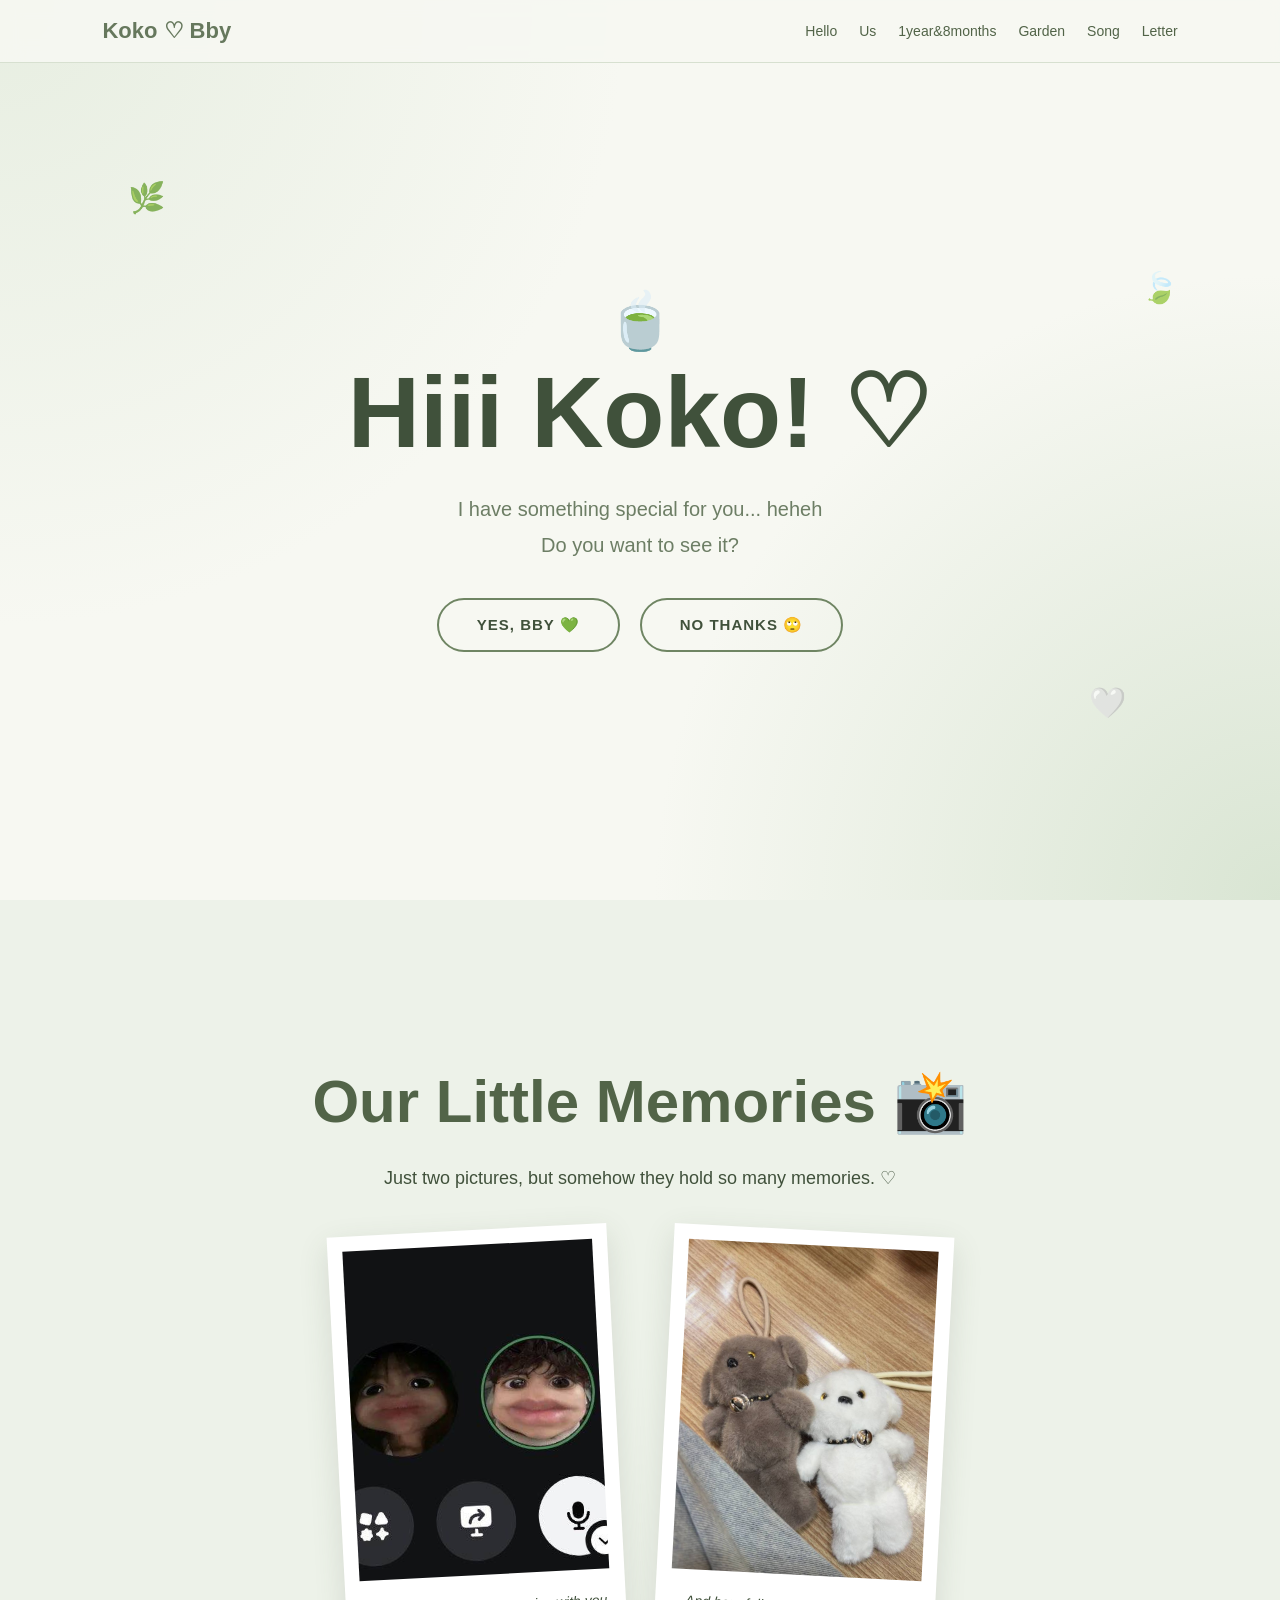
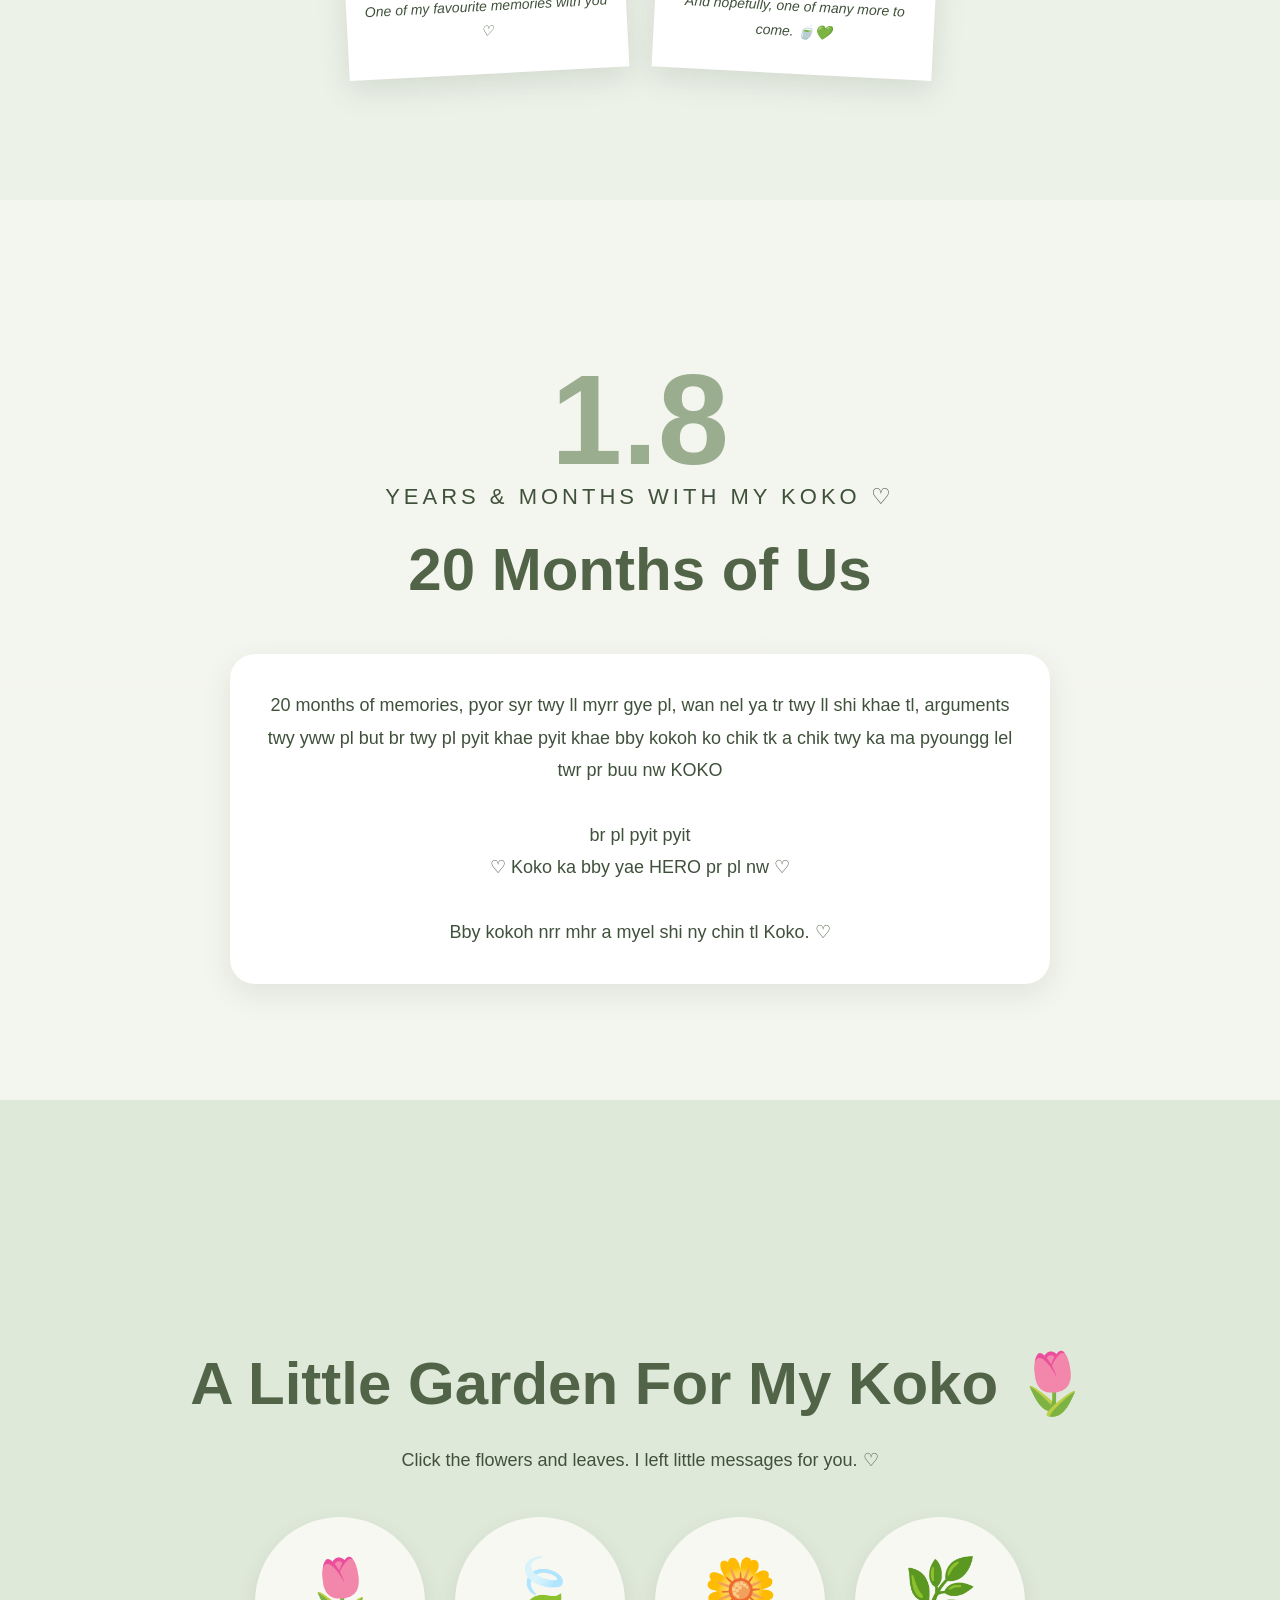
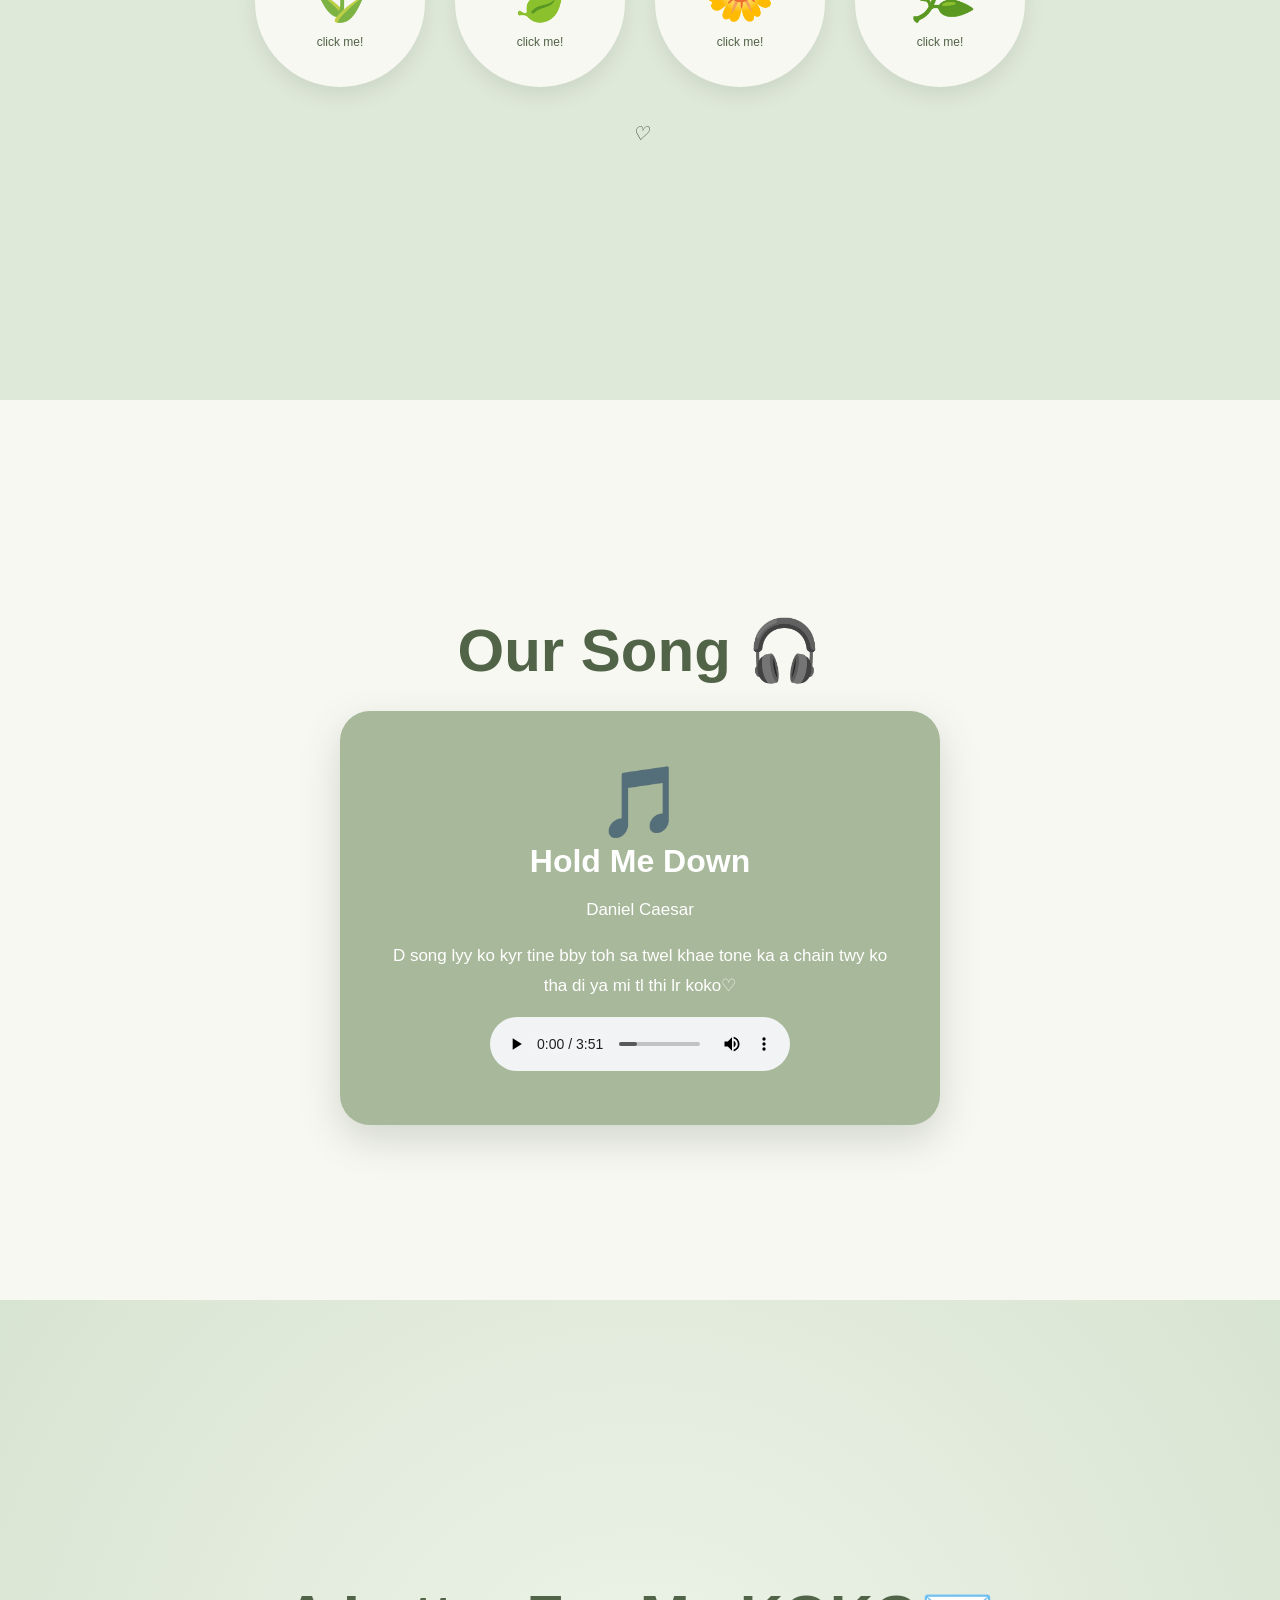
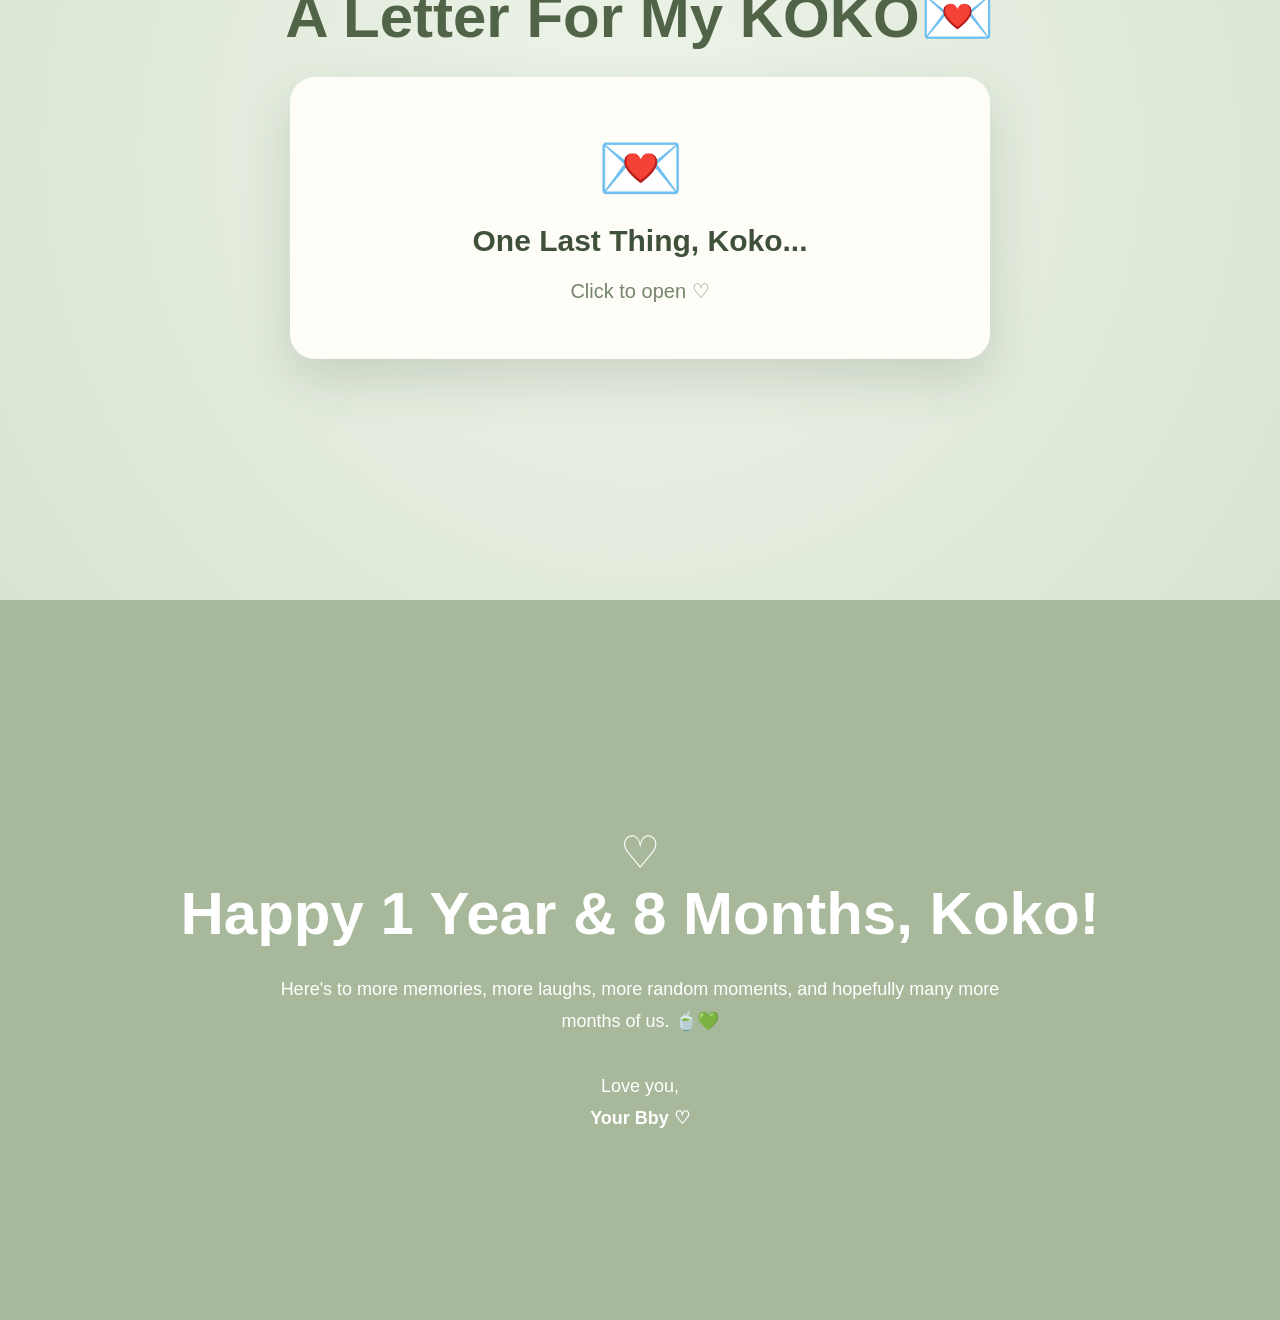
<file: index.html>
<!DOCTYPE html>
<html lang="en">
<head>
<meta charset="UTF-8">
<meta name="viewport" content="width=device-width, initial-scale=1.0">

<title>For My Koko ♡</title>

<style>
    * {
        margin: 0;
        padding: 0;
        box-sizing: border-box;
        scroll-behavior: smooth;
    }

    body {
        font-family: "Trebuchet MS", Arial, sans-serif;
        background: #f7f8f2;
        color: #40513b;
        overflow-x: hidden;
    }

    /* NAVIGATION */

    nav {
        position: fixed;
        top: 0;
        width: 100%;
        background: rgba(247, 248, 242, 0.9);
        backdrop-filter: blur(10px);
        padding: 18px 8%;
        display: flex;
        justify-content: space-between;
        align-items: center;
        z-index: 1000;
        border-bottom: 1px solid #d7e0d0;
    }

    .logo {
        font-size: 22px;
        font-weight: bold;
        color: #66785d;
    }

    nav ul {
        display: flex;
        list-style: none;
        gap: 22px;
    }

    nav a {
        text-decoration: none;
        color: #526448;
        font-size: 14px;
        transition: 0.3s;
    }

    nav a:hover {
        color: #a8b89a;
    }

    /* GENERAL SECTION */

    section {
        min-height: 100vh;
        padding: 120px 10% 80px;
        display: flex;
        flex-direction: column;
        justify-content: center;
        align-items: center;
        text-align: center;
        position: relative;
    }

    h1 {
        font-size: clamp(50px, 8vw, 100px);
        margin-bottom: 20px;
        color: #40513b;
    }

    h2 {
        font-size: clamp(35px, 5vw, 60px);
        margin-bottom: 25px;
        color: #526448;
    }

    p {
        font-size: 18px;
        line-height: 1.8;
        max-width: 750px;
    }

    /* WELCOME */

    #home {
        background:
        radial-gradient(circle at top left, #e7eee1, transparent 40%),
        radial-gradient(circle at bottom right, #d9e5d3, transparent 40%),
        #f7f8f2;
    }

    .matcha {
        font-size: 55px;
        animation: float 3s ease-in-out infinite;
    }

    .subtitle {
        font-size: 20px;
        margin-bottom: 35px;
        color: #6d7e65;
    }

    .buttons {
        display: flex;
        gap: 20px;
        flex-wrap: wrap;
        justify-content: center;
    }

    button {
        padding: 16px 38px;
        border-radius: 50px;
        border: 2px solid #6f8563;
        background: transparent;
        color: #40513b;
        font-weight: bold;
        letter-spacing: 1px;
        cursor: pointer;
        font-size: 15px;
        transition: 0.3s;
    }

    #yesBtn:hover {
        background: #a8b89a;
        color: white;
        transform: scale(1.05);
    }

    #noBtn {
        position: relative;
    }

    /* FLOATING DECORATIONS */

    .floating {
        position: absolute;
        font-size: 30px;
        animation: float 4s ease-in-out infinite;
        opacity: 0.7;
    }

    .f1 { top: 20%; left: 10%; }
    .f2 { bottom: 20%; right: 12%; animation-delay: 1s; }
    .f3 { top: 30%; right: 8%; animation-delay: 2s; }

    @keyframes float {
        0%, 100% {
            transform: translateY(0px);
        }

        50% {
            transform: translateY(-15px);
        }
    }

    /* MEMORIES */

    #memories {
        background: #edf2e9;
    }

    .photo-container {
        display: flex;
        gap: 45px;
        flex-wrap: wrap;
        justify-content: center;
        margin-top: 35px;
    }

    .polaroid {
        background: white;
        padding: 15px 15px 30px;
        width: 280px;
        box-shadow: 0 10px 30px rgba(64, 81, 59, 0.15);
        transform: rotate(-3deg);
        transition: 0.4s;
    }

    .polaroid:nth-child(2) {
        transform: rotate(3deg);
    }

    .polaroid:hover {
        transform: rotate(0deg) scale(1.05);
    }

    .polaroid img {
        width: 100%;
        height: 330px;
        object-fit: cover;
    }

    .polaroid p {
        font-size: 14px;
        margin-top: 15px;
        font-style: italic;
    }

    /* ANNIVERSARY */

    #anniversary {
        background:
        linear-gradient(rgba(247,248,242,0.85),
        rgba(247,248,242,0.85)),
        #dce7d7;
    }

    .number {
        font-size: clamp(70px, 10vw, 150px);
        font-weight: bold;
        color: #9aad8f;
        line-height: 1;
    }

    .months {
        font-size: 22px;
        margin-bottom: 25px;
        letter-spacing: 4px;
    }

    .love-text {
        background: white;
        padding: 35px;
        border-radius: 25px;
        box-shadow: 0 10px 30px rgba(64, 81, 59, 0.1);
        margin-top: 25px;
    }

    /* GARDEN */

    #garden {
        background: #dfe9da;
    }

    .garden-items {
        display: flex;
        flex-wrap: wrap;
        justify-content: center;
        gap: 30px;
        margin-top: 40px;
    }

    .flower {
        width: 170px;
        height: 170px;
        border-radius: 50%;
        background: #f7f8f2;
        display: flex;
        justify-content: center;
        align-items: center;
        flex-direction: column;
        font-size: 60px;
        cursor: pointer;
        box-shadow: 0 8px 20px rgba(64, 81, 59, 0.12);
        transition: 0.4s;
    }

    .flower:hover {
        transform: translateY(-12px) rotate(5deg);
        background: #cad8c3;
    }

    .flower span {
        font-size: 12px;
        margin-top: 10px;
        color: #526448;
    }

    #messageBox {
        margin-top: 35px;
        min-height: 70px;
        font-size: 19px;
        color: #40513b;
        font-style: italic;
    }

    /* SONG */

    #song {
        background: #f7f8f2;
    }

    .song-card {
        background: #a8b89a;
        color: white;
        padding: 50px;
        border-radius: 30px;
        max-width: 600px;
        width: 100%;
        box-shadow: 0 15px 40px rgba(64, 81, 59, 0.2);
    }

    .song-card h3 {
        font-size: 32px;
        margin-bottom: 10px;
    }

    .song-card p {
        font-size: 17px;
        margin: 15px auto;
    }

    .music-note {
        font-size: 70px;
        animation: float 3s infinite;
    }

    /* LETTER */

    #letter {
        background:
        radial-gradient(circle at center, #eef4e9, #d8e4d2);
    }

    .envelope {
        width: min(700px, 90vw);
        background: #fffdf7;
        padding: 50px;
        border-radius: 25px;
        box-shadow: 0 20px 50px rgba(64, 81, 59, 0.18);
        cursor: pointer;
        transition: 0.5s;
    }

    .envelope:hover {
        transform: translateY(-8px);
    }

    .letter-content {
        display: none;
        margin-top: 25px;
        animation: fadeIn 1s;
    }

    @keyframes fadeIn {
        from {
            opacity: 0;
            transform: translateY(20px);
        }

        to {
            opacity: 1;
            transform: translateY(0);
        }
    }

    .open-text {
        font-size: 20px;
        margin-top: 15px;
        color: #74866b;
    }

    /* FINAL */

    #ending {
        min-height: 80vh;
        background: #a8b89a;
        color: white;
    }

    #ending h2,
    #ending p {
        color: white;
    }

    .heart {
        font-size: 45px;
        animation: float 2.5s infinite;
    }

    /* MOBILE */

    @media (max-width: 700px) {

        nav ul {
            display: none;
        }

        nav {
            justify-content: center;
        }

        section {
            padding: 100px 6% 60px;
        }

        .photo-container {
            gap: 30px;
        }

        .polaroid {
            width: 260px;
        }

        .song-card {
            padding: 35px 25px;
        }

        .envelope {
            padding: 35px 25px;
        }
    }

</style>
</head>

<body>

<!-- NAVIGATION -->

<nav>
    <div class="logo">Koko ♡ Bby</div>

    <ul>
        <li><a href="#home">Hello</a></li>
        <li><a href="#memories">Us</a></li>
        <li><a href="#anniversary">1year&8months</a></li>
        <li><a href="#garden">Garden</a></li>
        <li><a href="#song">Song</a></li>
        <li><a href="#letter">Letter</a></li>
    </ul>
</nav>


<!-- HOME -->

<section id="home">

    <div class="floating f1">🌿</div>
    <div class="floating f2">🤍</div>
    <div class="floating f3">🍃</div>

    <div class="matcha">🍵</div>

    <h1>Hiii Koko! ♡</h1>

    <p class="subtitle">
        I have something special for you... heheh
        <br>
        Do you want to see it?
    </p>

    <div class="buttons">

        <button id="yesBtn">
            YES, BBY 💚
        </button>

        <button id="noBtn">
            NO THANKS 🙄
        </button>

    </div>

</section>


<!-- MEMORIES -->

<section id="memories">

    <h2>Our Little Memories 📸</h2>

    <p>
        Just two pictures, but somehow they hold so many memories. ♡
    </p>

    <div class="photo-container">

        <div class="polaroid">

            <!-- CHANGE photo1.jpg TO YOUR FIRST PHOTO -->

            <img src="U.jpg" alt="Koko and Bby">

            <p>
                One of my favourite memories with you ♡
            </p>

        </div>


        <div class="polaroid">

            <!-- CHANGE photo2.jpg TO YOUR SECOND PHOTO -->

            <img src="s.jpg" alt="Koko and Bby">

            <p>
                And hopefully, one of many more to come. 🍵💚
            </p>

        </div>

    </div>

</section>


<!-- ANNIVERSARY -->

<section id="anniversary">

    <div class="number">1.8</div>

    <div class="months">
        YEARS & MONTHS WITH MY KOKO ♡
    </div>

    <h2>20 Months of Us</h2>

    <div class="love-text">

        <p>
            20 months of memories, pyor syr twy ll myrr gye pl, wan nel ya tr twy ll shi khae tl,
            arguments twy yww pl but br twy pl pyit khae pyit khae bby kokoh ko chik tk a chik twy ka 
            ma pyoungg lel twr pr buu nw KOKO
            <br><br>
            br pl pyit pyit 
            <br>
            ♡ Koko ka bby yae HERO pr pl nw ♡
            <br><br>
            Bby kokoh nrr mhr a myel shi ny chin tl Koko. ♡
        </p>

    </div>

</section>


<!-- GARDEN -->

<section id="garden">

    <h2>A Little Garden For My Koko 🌷</h2>

    <p>
        Click the flowers and leaves. I left little messages for you. ♡
    </p>

    <div class="garden-items">

        <div class="flower"
        onclick="showMessage('Thank you for always being you, Koko. ♡')">

            🌷

            <span>click me!</span>

        </div>


        <div class="flower"
        onclick="showMessage('My favourite place will always be wherever you are koko. 🍃')">

            🍃

            <span>click me!</span>

        </div>


        <div class="flower"
        onclick="showMessage('I hope we make many, many more memories together nw nw . 🌼')">

            🌼

            <span>click me!</span>

        </div>


        <div class="flower"
        onclick="showMessage('You will always have a special place in my heart papa. 🤍')">

            🌿

            <span>click me!</span>

        </div>

    </div>

    <div id="messageBox">
        ♡
    </div>

</section>


<!-- SONG -->

<section id="song">

    <h2>Our Song 🎧</h2>

    <div class="song-card">

        <div class="music-note">🎵</div>

        <h3>Hold Me Down</h3>

        <p>Daniel Caesar</p>

        <p>
            D song lyy ko kyr tine bby toh sa twel khae tone ka 
            a chain twy ko tha di ya mi tl thi lr koko♡
        </p>

        <audio controls>
    <source src="daniel.mp3" type="audio/mpeg">
</audio>

    </div>

</section>


<!-- LETTER -->

<section id="letter">

    <h2>A Letter For My KOKO💌</h2>

    <div class="envelope" onclick="openLetter()">

        <div id="closedLetter">

            <div style="font-size: 70px;">
                💌
            </div>

            <h3 style="font-size: 30px; margin-top: 15px;">
                One Last Thing, Koko...
            </h3>

            <p class="open-text">
                Click to open ♡
            </p>

        </div>


        <div class="letter-content" id="letterContent">

            <p>
                BBy yae Koko yy,
                <br><br>

                Happy 1 year and 8 months to us pr nw. ♡
                <br><br>

                bby d lo lyy twy loke pyy yin koko kyte ml htin loh 
                heheh bby exam nee tr tg kokoh twt a chain pyy htr tr.
                20 months so tr ma nel buu nw koko bby toh a tutu shi lr tr kyi pr oon
                d gyr htl bby soe khae tr lyy twy ko ll a myel nrr lel thee khn pyy loh bby ka a myr gye po chik ya pr tl bby's koko yl
                KOKO thr bby nrr mhr a myel shi ny pyy yin ly bby br pl pyit pyit bby pyor tl, KOKO nk shi ny ya tr ko bby ka pyor tr pr 
                koko thi lr hin. bby nrr mr a myel shi ny pyy pr nw bby ko ll htr ma twr pr nk nw koko, kokoh nrr mhr ll bby myel tann shi ny 
                pyy pa ya syy nw koko 
                and 
                bby kokoh sie ko yuk ag lr pa ml nw bby's koko
                bby ka myr gye po chik twr pa ml loh promise pyy pr dl shint ♡
                PINKY PROMISEEEEEEEEEE HEHEHEH ♡
        
                <br><br>

                Thank you for being my Koko.
                Thank you for all the memories
                we've made together.
                <br><br>

                I don't know exactly what to do without youu koko,
                I MISSSS YOUUUU SOOOO MUCHHHHHHHHH

                BBy chik pyy tha luk koko pyn chik pyy nai yin tgl pyor mi mr pl but it's okayyy koko 
                
                <br><br>

                Happy 1 year and 8 months, Koko.
                <br><br>

                Love,
                <br>

                <strong>Your Bby E tonee heehe♡ </strong>

            </p>

        </div>

    </div>

</section>


<!-- ENDING -->

<section id="ending">

    <div class="heart">♡</div>

    <h2>
        Happy 1 Year & 8 Months,
        Koko!
    </h2>

    <p>
        Here's to more memories,
        more laughs,
        more random moments,
        and hopefully many more months of us. 🍵💚
        <br><br>
        Love you,
        <br>
        <strong>Your Bby ♡</strong>
    </p>

</section>


<script>

    /* YES BUTTON */

    document.getElementById("yesBtn").addEventListener("click", function() {

        document.getElementById("memories")
        .scrollIntoView({
            behavior: "smooth"
        });

    });


    /* MOVING NO BUTTON */

    const noBtn = document.getElementById("noBtn");

    noBtn.addEventListener("mouseover", moveButton);
    noBtn.addEventListener("click", moveButton);

    function moveButton() {

        const x = Math.random() * 250 - 125;
        const y = Math.random() * 150 - 75;

        noBtn.style.transform =
        `translate(${x}px, ${y}px)`;

    }


    /* GARDEN MESSAGES */

    function showMessage(message) {

        const box =
        document.getElementById("messageBox");

        box.style.opacity = "0";

        setTimeout(() => {

            box.innerHTML = message;

            box.style.transition = "0.5s";
            box.style.opacity = "1";

        }, 200);

    }


    /* OPEN LETTER */

    function openLetter() {

        document.getElementById("closedLetter")
        .style.display = "none";

        document.getElementById("letterContent")
        .style.display = "block";

    }

</script>

</body>
</html>
</file>
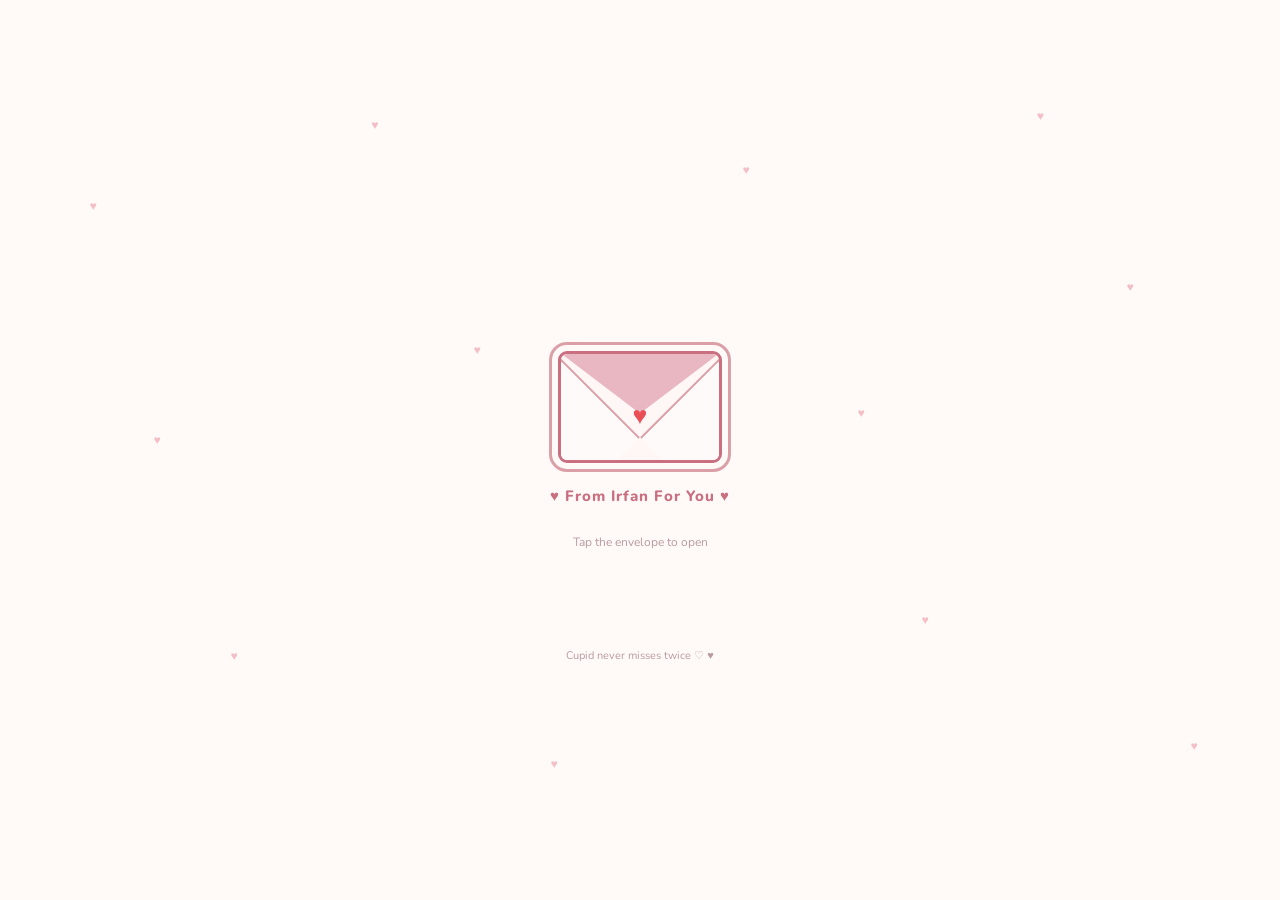
<file: letter.html>
<!DOCTYPE html>
<html lang="en">
<head>
  <meta charset="UTF-8">
  <meta name="viewport" content="width=device-width, initial-scale=1.0">
  <title>A Little Love Letter</title>
  <link rel="stylesheet" href="style.css">
</head>
<body>

  <div class="hearts" aria-hidden="true">
    <span>♥</span><span>♥</span><span>♥</span>
    <span>♥</span><span>♥</span><span>♥</span>
    <span>♥</span><span>♥</span><span>♥</span>
    <span>♥</span><span>♥</span><span>♥</span>
  </div>

  <input class="toggle" type="checkbox" id="open-letter">

  <main class="page">

    <section class="intro">
      <label class="envelope" for="open-letter">
        <span class="envelope-flap"></span>
        <span class="envelope-heart">♥</span>
      </label>

      <p class="from-line">♥ From Irfan For You ♥</p>
      <p class="little-note">Cupid never misses twice ♡ ♥</p>
      <label class="open-hint" for="open-letter">
        Tap the envelope to open
      </label>
    </section>

    <section class="letter-area">

      <input class="toggle" type="checkbox" id="say-yes">

      <div class="letter-card">

        <header class="window-header">
          <span>LOVE</span>
          <div class="window-controls">
            <i></i><i></i><i></i>
          </div>
        </header>

        <div class="mini-hearts">♥ · ♥ · ♥</div>

        <div class="question-content">
          <h1>Do you want to be my<br>forever person? ♡</h1>

          <div class="pixel-heart">♥</div>

          <div class="answers">
            <button class="no-button" type="button"
              onclick="this.textContent='Are you sure?';">
              NO
            </button>

            <label class="yes-button" for="say-yes">
              YES
            </label>
          </div>
        </div>

        <div class="success-content">
          <h1>Yayyy! I love you ♡</h1>

          <div class="pixel-heart happy">♥</div>

          <p>I'm really happy you accept me</p>
          <p class="love-you">I LOVE YOU KoKo♥</p>
        </div>

      </div>
    </section>

  </main>

</body>
</html>
</file>
<file: style.css>
@import url('https://fonts.googleapis.com/css2?family=Nunito:wght@400;600;700;800&display=swap');

:root {
  --pink: #e9a0ad;
  --dark-pink: #c96f80;
  --soft-pink: #f8dce2;
  --red: #e94f55;
  --ink: #895866;
}

* {
  box-sizing: border-box;
}

body {
  min-height: 100vh;
  margin: 0;
  overflow: hidden;
  display: grid;
  place-items: center;
  background: #fffaf8;
  color: var(--ink);
  font-family: 'Nunito', sans-serif;
}

.page {
  position: relative;
  z-index: 1;
  width: min(100%, 520px);
  min-height: 100vh;
  display: grid;
  place-items: center;
  padding: 28px 18px;
}

.toggle {
  position: absolute;
  width: 1px;
  height: 1px;
  opacity: 0;
  pointer-events: none;
}

.intro {
  position: absolute;
  inset: 0;
  display: flex;
  flex-direction: column;
  align-items: center;
  justify-content: center;
  transition: opacity .55s ease, transform .55s ease;
}

.envelope {
  position: relative;
  display: block;
  width: 164px;
  height: 112px;
  cursor: pointer;
  border: 3px solid var(--dark-pink);
  border-radius: 9px;
  background: #fff7f6;
  box-shadow: 0 0 0 6px #fffaf8,
              0 0 0 9px #dba0a7;
  overflow: hidden;
}

.envelope::before,
.envelope::after {
  content: '';
  position: absolute;
  z-index: 1;
  bottom: -35px;
  width: 112px;
  height: 112px;
  background: #fffafa;
  border-top: 2px solid #dba0a7;
}

.envelope::before {
  left: -57px;
  transform: rotate(45deg);
}

.envelope::after {
  right: -57px;
  transform: rotate(-45deg);
}

.envelope-flap {
  position: absolute;
  inset: 0 0 auto;
  height: 60px;
  background: #e9b7c2;
  clip-path: polygon(0 0, 100% 0, 50% 100%);
  border-bottom: 2px solid #d58b9b;
}

.envelope-heart {
  position: absolute;
  z-index: 3;
  top: 45px;
  left: 50%;
  transform: translateX(-50%);
  color: var(--red);
  font-size: 25px;
}

.from-line {
  margin: 23px 0 0;
  color: var(--dark-pink);
  font-size: 15px;
  font-weight: 800;
  letter-spacing: 1px;
}

.little-note {
  position: absolute;
  top: 72%;
  margin: 0;
  font-size: 11px;
  color: #b99aa0;
}

.open-hint {
  margin-top: 28px;
  font-size: 12px;
  color: #b99aa0;
  cursor: pointer;
}

#open-letter:checked ~ .page .intro {
  opacity: 0;
  transform: scale(.92);
  pointer-events: none;
}

.letter-area {
  opacity: 0;
  transform: translateY(15px) scale(.96);
  pointer-events: none;
  transition: opacity .55s ease, transform .55s ease;
}

#open-letter:checked ~ .page .letter-area {
  opacity: 1;
  transform: translateY(0) scale(1);
  pointer-events: auto;
}

.letter-card {
  width: min(300px, calc(100vw - 44px));
  min-height: 325px;
  overflow: hidden;
  border: 3px solid #d88d9a;
  border-radius: 12px;
  background-color: #f8dce3;
  background-image:
    linear-gradient(90deg, #ffffff55 50%, transparent 50%),
    linear-gradient(#ffffff55 50%, transparent 50%);
  background-size: 16px 16px;
  box-shadow: 0 12px 35px #c98c9830;
  text-align: center;
}

.window-header {
  height: 37px;
  padding: 0 10px;
  display: flex;
  align-items: center;
  justify-content: space-between;
  background: #e9aab7;
  border-bottom: 2px solid #d88d9a;
  color: #875361;
  font-size: 12px;
  font-weight: 800;
  letter-spacing: 1px;
}

.window-controls {
  display: flex;
  gap: 5px;
}

.window-controls i {
  width: 13px;
  height: 13px;
  display: block;
  border: 1px solid #c88794;
  border-radius: 2px;
  background: #ffeef1;
}

.mini-hearts {
  padding: 7px 0;
  background: #fff0f2;
  color: #d94d5b;
  font-size: 13px;
  letter-spacing: 3px;
}

.question-content,
.success-content {
  padding: 16px 15px 20px;
}

h1 {
  margin: 0;
  color: #956273;
  font-size: 18px;
  line-height: 1.45;
  font-weight: 800;
}

.pixel-heart {
  width: 100px;
  height: 82px;
  margin: 13px auto 15px;
  display: grid;
  place-items: center;
  color: #f04c50;
  font-size: 72px;
  line-height: 1;
  text-shadow: 4px 0 #24202a,
              -4px 0 #24202a,
              0 4px #24202a,
              0 -4px #24202a;
  filter: drop-shadow(0 0 1px #24202a);
}

.answers {
  display: flex;
  justify-content: center;
  align-items: center;
  gap: 20px;
}

.no-button,
.yes-button {
  min-width: 62px;
  padding: 9px 13px;
  border: 2px solid #d58a97;
  border-radius: 5px;
  background: #fff9f8;
  color: #9b6572;
  box-shadow: 0 3px 0 #d58a97;
  font: 800 12px 'Nunito', sans-serif;
  cursor: pointer;
}

.yes-button {
  display: inline-block;
  background: #fff9f8;
}

.no-button:active,
.yes-button:active {
  transform: translateY(2px);
  box-shadow: 0 1px 0 #d58a97;
}

.success-content {
  display: none;
}

.success-content p {
  margin: 10px 0 0;
  color: #956273;
  font-size: 12px;
  font-weight: 700;
}

.success-content .love-you {
  display: inline-block;
  margin-top: 4px;
  padding: 2px 7px;
  background: #567fc7;
  color: white;
  letter-spacing: .5px;
}

#say-yes:checked ~ .letter-card .question-content {
  display: none;
}

#say-yes:checked ~ .letter-card .success-content {
  display: block;
}

.happy {
  margin-top: 12px;
  margin-bottom: 10px;
}

.hearts span {
  position: fixed;
  z-index: 0;
  color: #e98c9b;
  opacity: .55;
  font-size: 12px;
  animation: float 8s linear infinite;
}

.hearts span:nth-child(1) { left: 7%; top: 22%; }
.hearts span:nth-child(2) { left: 18%; top: 72%; animation-delay: -4s; }
.hearts span:nth-child(3) { left: 29%; top: 13%; animation-delay: -2s; }
.hearts span:nth-child(4) { left: 43%; top: 84%; animation-delay: -6s; }
.hearts span:nth-child(5) { left: 58%; top: 18%; animation-delay: -3s; }
.hearts span:nth-child(6) { left: 72%; top: 68%; animation-delay: -5s; }
.hearts span:nth-child(7) { left: 88%; top: 31%; animation-delay: -2.5s; }
.hearts span:nth-child(8) { left: 93%; top: 82%; animation-delay: -7s; }
.hearts span:nth-child(9) { left: 12%; top: 48%; animation-delay: -3.5s; }
.hearts span:nth-child(10) { left: 37%; top: 38%; animation-delay: -5.5s; }
.hearts span:nth-child(11) { left: 67%; top: 45%; animation-delay: -1.5s; }
.hearts span:nth-child(12) { left: 81%; top: 12%; animation-delay: -6.5s; }

@keyframes float {
  0% {
    transform: translateY(15px) scale(.8);
    opacity: .15;
  }
  50% {
    opacity: .65;
  }
  100% {
    transform: translateY(-35px) scale(1.2);
    opacity: .1;
  }
}

@media (max-height: 560px) {
  .letter-card {
    transform: scale(.86);
  }

  .little-note {
    top: 80%;
  }
}
</file>
